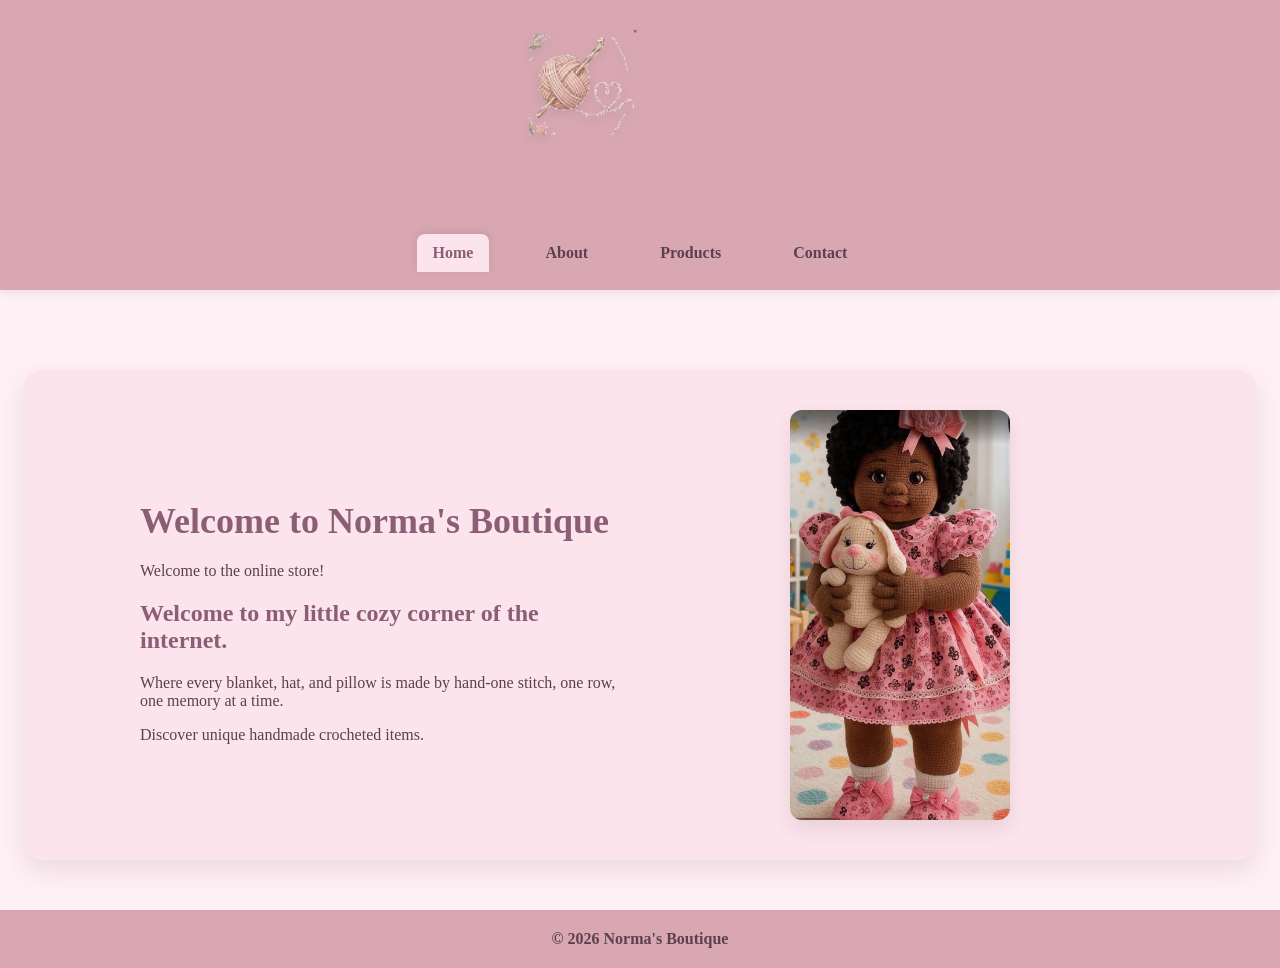
<file: Project -2-website/index.html>
<!DOCTYPE html>
<html lang="en">
<head>
    <meta charset="UTF-8">
    <meta name="viewport" content="width=device-width, initial-scale=1.0">
    <title>Norma's Boutique</title>
    <link rel="stylesheet" href="style.css">
</head>
<body>
    <header class="site-header">
        <a class="brand" href="index.html" aria-label="Norma's Boutique home">
            <img class="brand-logo" src="Images/original-yarn-hook.png" alt="Original yarn ball and crochet hook">
        </a>

        <nav aria-label="Main navigation">
            <a href="index.html" aria-current="page">Home</a>
            <a href="about.html">About</a>
            <a href="products.html">Products</a>
            <a href="contact.html">Contact</a>
        </nav>
    </header>
    <main>
        <section class="collection" aria-labelledby="collection-title">
            <div class="collection-content">
                <div class="collection-text">
                    <h1 id="collection-title">Welcome to Norma's Boutique</h1>
                    <p>Welcome to the online store!</p>
                    <h2>Welcome to my little cozy corner of the internet.</h2>
                    <p>Where every blanket, hat, and pillow is made
                     by hand-one stitch, one row, one memory at a time.</p>
                    <p>Discover unique handmade crocheted items.</p>
                </div>
                <div class="collection-image">
                    <div class="collection-visual" aria-label="Crocheted doll display">
                        <img class="doll-image" src="Images/Screenshot%202026-11-05%20210418.png" alt="Crocheted doll wearing a pink dress" width="200">
                    </div>
                </div>
            </div>
        </section>
    </main>
    <footer>© 2026 Norma's Boutique</footer>
</body>
</html>
</file>
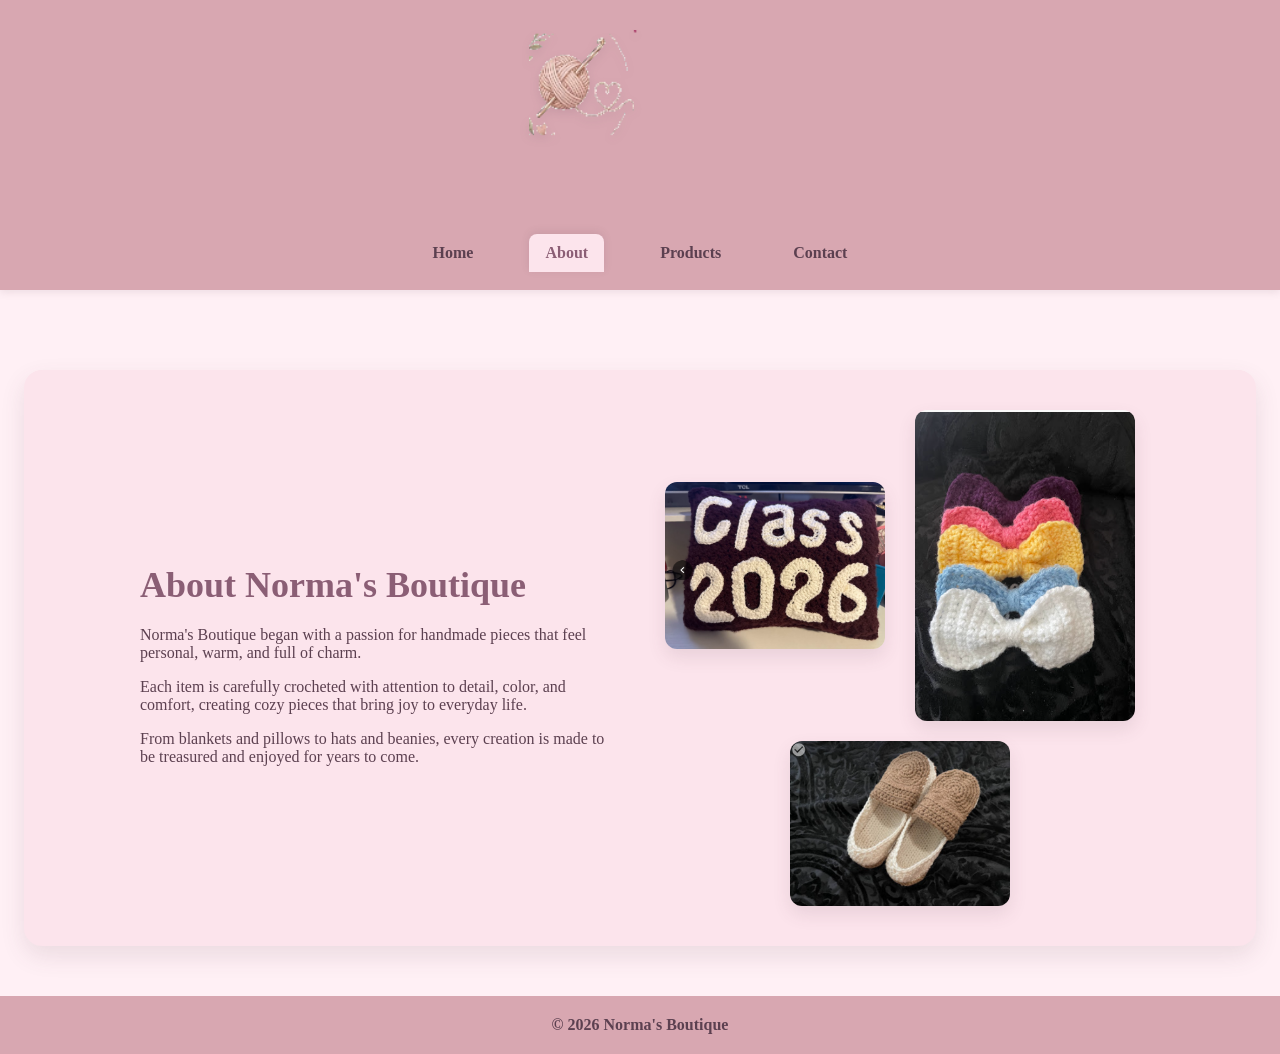
<file: Project -2-website/about.html>
<!DOCTYPE html>
<html lang="en">
<head>
    <meta charset="UTF-8">
    <meta name="viewport" content="width=device-width, initial-scale=1.0">
    <title>About | Norma's Boutique</title>
    <link rel="stylesheet" href="style.css">
</head>
<body>
    <header class="site-header">
        <a class="brand" href="index.html" aria-label="Norma's Boutique home">
            <img class="brand-logo" src="Images/original-yarn-hook.png" alt="Original yarn ball and crochet hook">
        </a>
        <nav aria-label="Main navigation">
            <a href="index.html">Home</a>
            <a href="about.html" aria-current="page">About</a>
            <a href="products.html">Products</a>
            <a href="contact.html">Contact</a>
        </nav>
    </header>

    <main>
        <section class="collection" aria-labelledby="about-title">
            <div class="collection-content">
                <div class="collection-text">
                    <h1 id="about-title">About Norma's Boutique</h1>
                    <p>Norma's Boutique began with a passion for handmade pieces that feel personal, warm, and full of charm.</p>
                    <p>Each item is carefully crocheted with attention to detail, color, and comfort, creating cozy pieces that bring joy to everyday life.</p>
                    <p>From blankets and pillows to hats and beanies, every creation is made to be treasured and enjoyed for years to come.</p>
                </div>
                <div class="collection-image about-image-gallery">
                    <img src="Screenshot%202026-11-19%20180536.png" alt="Handmade crochet pillow with 2026 lettering" width="220">
                    <img src="Screenshot%202026-11-19%20175803.png" alt="Colorful handmade crochet bows" width="220">
                    <img src="Screenshot%202026-11-19%20180022.png" alt="Handmade crochet house shoes" width="220">
                </div>
            </div>
        </section>
    </main>

    <footer>© 2026 Norma's Boutique</footer>
</body>
</html>
</file>
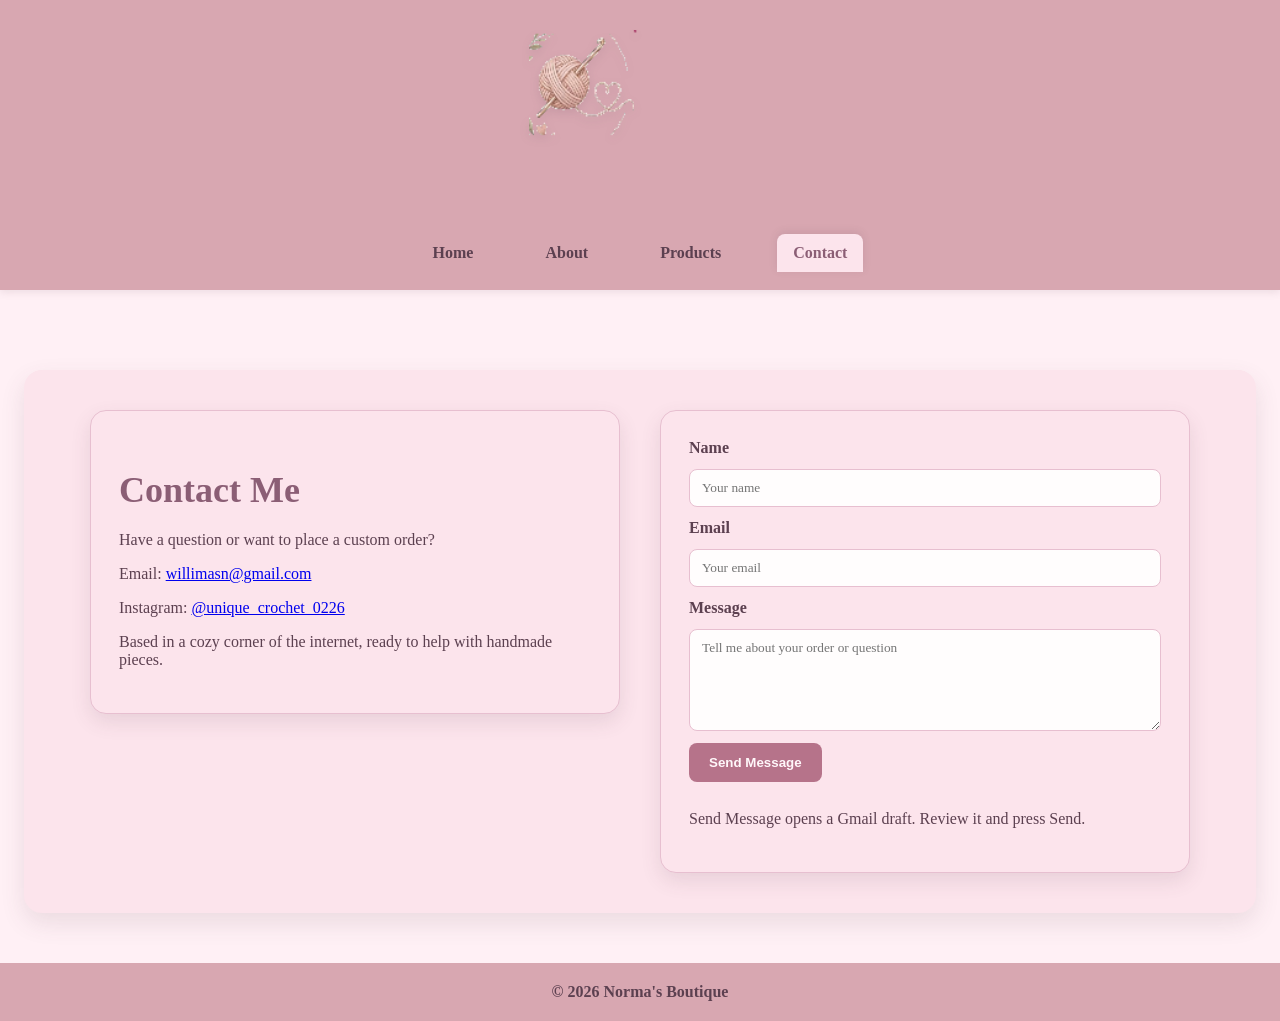
<file: Project -2-website/contact.html>
<!DOCTYPE html>
<html lang="en">
<head>
    <meta charset="UTF-8">
    <meta name="viewport" content="width=device-width, initial-scale=1.0">
    <title>Contact | Norma's Boutique</title>
    <link rel="stylesheet" href="style.css">
</head>
<body>
    <header class="site-header">
        <a class="brand" href="index.html" aria-label="Norma's Boutique home">
            <img class="brand-logo" src="Images/original-yarn-hook.png" alt="Original yarn ball and crochet hook">
        </a>
        <nav aria-label="Main navigation">
            <a href="index.html">Home</a>
            <a href="about.html">About</a>
            <a href="products.html">Products</a>
            <a href="contact.html" aria-current="page">Contact</a>
        </nav>
    </header>

    <main>
        <section class="collection" aria-labelledby="contact-title">
            <div class="contact-layout">
                <div class="contact-info">
                    <h1 id="contact-title">Contact Me</h1>
                    <p>Have a question or want to place a custom order?</p>
                    <p>Email: <a href="https://mail.google.com/mail/?view=cm&amp;fs=1&amp;to=willimasn%40gmail.com" target="_blank" rel="noopener noreferrer">willimasn@gmail.com</a></p>
                    <p>Instagram: <a href="https://www.instagram.com/unique_crochet_0226/" target="_blank" rel="noopener noreferrer">@unique_crochet_0226</a></p>
                    <p>Based in a cozy corner of the internet, ready to help with handmade pieces.</p>
                </div>

                <div class="contact-form">
                    <form id="contact-form">
                        <label for="name">Name</label>
                        <input type="text" id="name" name="name" placeholder="Your name" required>

                        <label for="email">Email</label>
                        <input type="email" id="email" name="email" placeholder="Your email" required>

                        <label for="message">Message</label>
                        <textarea id="message" name="message" rows="5" placeholder="Tell me about your order or question" required></textarea>

                        <button type="submit">Send Message</button>
                        <p id="form-status" aria-live="polite">Send Message opens a Gmail draft. Review it and press Send.</p>
                    </form>
                </div>
            </div>
        </section>
    </main>
    <footer>© 2026 Norma's Boutique</footer>
    <script src="script.js" defer></script>
</body>
</html>
</file>
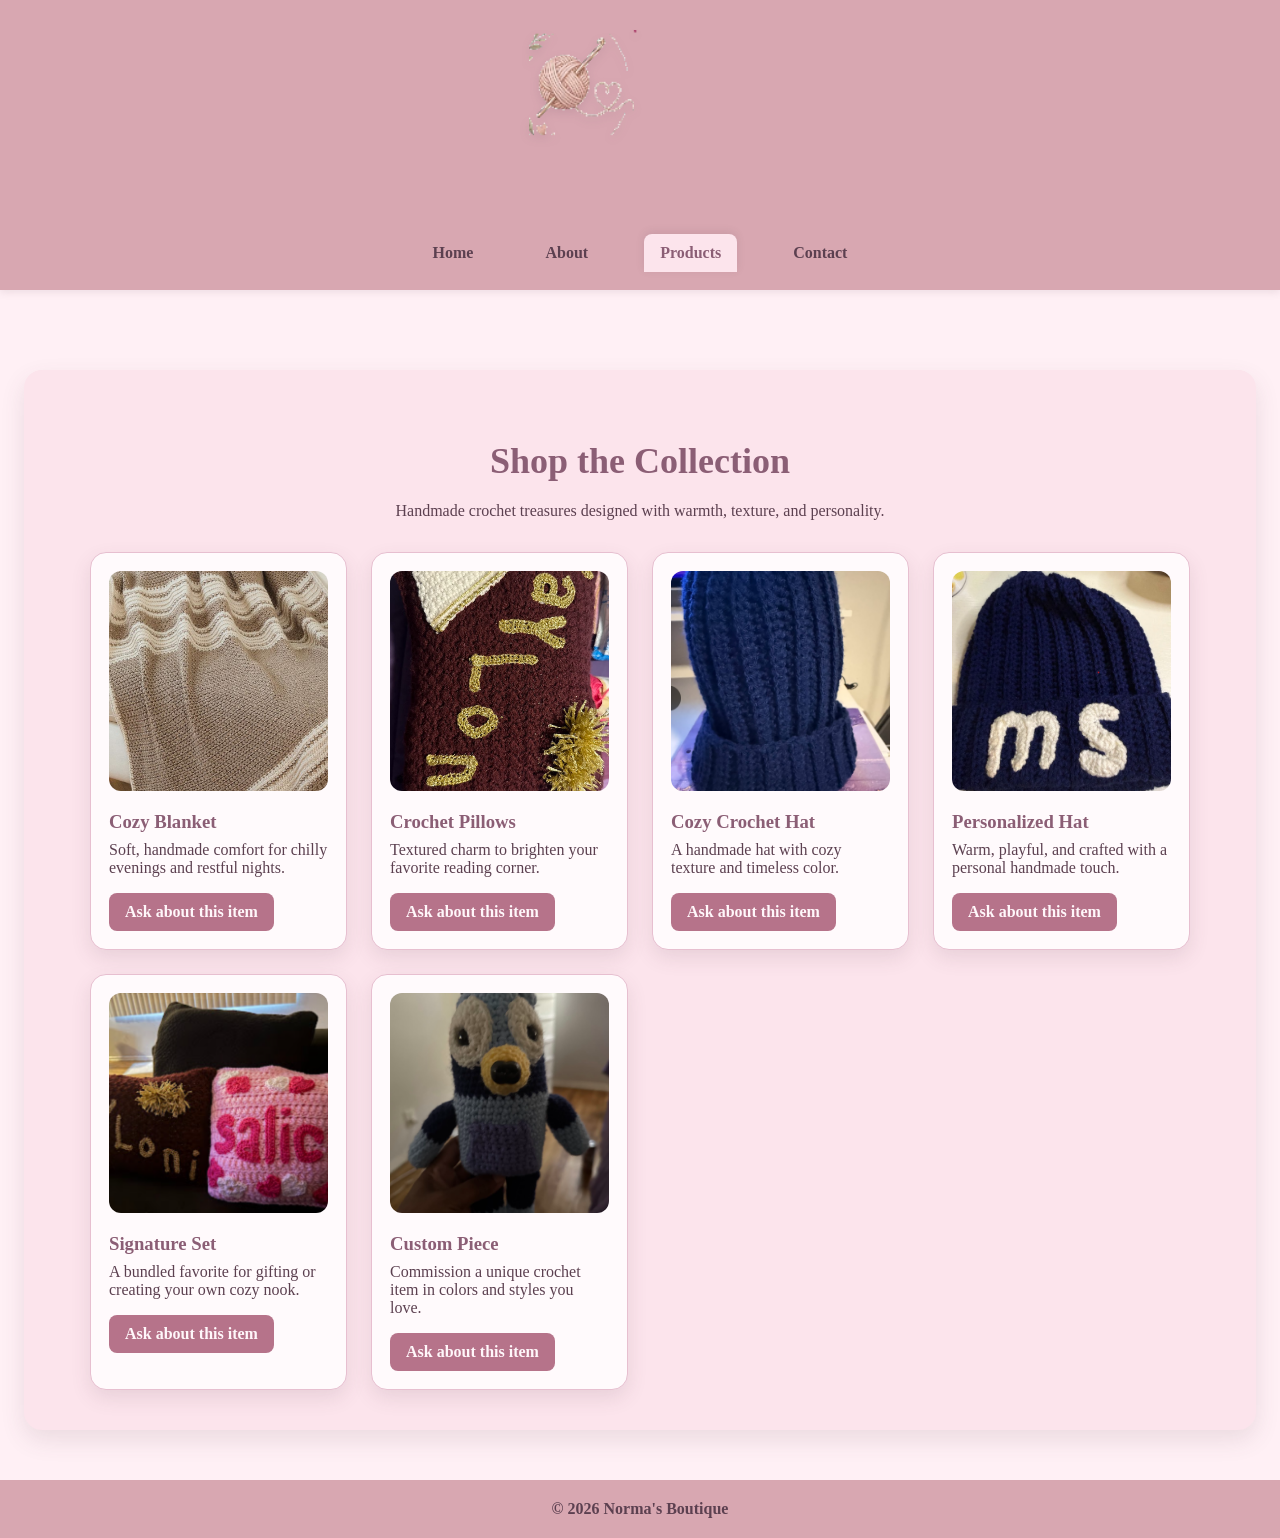
<file: Project -2-website/products.html>
<!DOCTYPE html>
<html lang="en">
<head>
    <meta charset="UTF-8">
    <meta name="viewport" content="width=device-width, initial-scale=1.0">
    <title>Products | Norma's Boutique</title>
    <link rel="stylesheet" href="style.css">
</head>
<body>
    <header class="site-header">
        <a class="brand" href="index.html" aria-label="Norma's Boutique home">
            <img class="brand-logo" src="Images/original-yarn-hook.png" alt="Original yarn ball and crochet hook">
        </a>
        <nav aria-label="Main navigation">
            <a href="index.html">Home</a>
            <a href="about.html">About</a>
            <a href="products.html" aria-current="page">Products</a>
            <a href="contact.html">Contact</a>
        </nav>
    </header>

    <main>
        <section class="collection" aria-labelledby="products-title">
            <div class="collection-text">
                <h1 id="products-title">Shop the Collection</h1>
                <p>Handmade crochet treasures designed with warmth, texture, and personality.</p>
            </div>

            <div class="products-grid">
                <article class="product-card">
                    <img src="Images/blanket .png" alt="Cozy crochet blanket">
                    <h3>Cozy Blanket</h3>
                    <p>Soft, handmade comfort for chilly evenings and restful nights.</p>
                    <a class="product-link" href="contact.html?product=Cozy%20Blanket">Ask about this item</a>
                </article>

                <article class="product-card">
                    <img src="Images/Screenshot 2026-11-04 215535.png" alt="Handmade crochet pillow">
                    <h3>Crochet Pillows</h3>
                    <p>Textured charm to brighten your favorite reading corner.</p>
                    <a class="product-link" href="contact.html?product=Crochet%20Pillows">Ask about this item</a>
                </article>

                <article class="product-card">
                    <img src="Images/Screenshot 2026-11-04 215357.png" alt="Handmade crochet hat">
                    <h3>Cozy Crochet Hat</h3>
                    <p>A handmade hat with cozy texture and timeless color.</p>
                    <a class="product-link" href="contact.html?product=Cozy%20Crochet%20Hat">Ask about this item</a>
                </article>

                <article class="product-card">
                    <img src="Images/Screenshot 2026-11-04 214944.png" alt="Personalized handmade crochet hat">
                    <h3>Personalized Hat</h3>
                    <p>Warm, playful, and crafted with a personal handmade touch.</p>
                    <a class="product-link" href="contact.html?product=Personalized%20Hat">Ask about this item</a>
                </article>

                <article class="product-card">
                    <img src="Images/Screenshot 2026-11-04 215631.png" alt="Crochet market display">
                    <h3>Signature Set</h3>
                    <p>A bundled favorite for gifting or creating your own cozy nook.</p>
                    <a class="product-link" href="contact.html?product=Signature%20Set">Ask about this item</a>
                </article>

                <article class="product-card">
                    <img src="Images/Screenshot 2026-11-04 234139.png" alt="Handmade crochet detail">
                    <h3>Custom Piece</h3>
                    <p>Commission a unique crochet item in colors and styles you love.</p>
                    <a class="product-link" href="contact.html?product=Custom%20Piece">Ask about this item</a>
                </article>
            </div>
        </section>
    </main>

    <footer>© 2026 Norma's Boutique</footer>
    <script src="script.js" defer></script>
</body>
</html>
</file>
<file: Project -2-website/style.css>
:root {
    --bg: #fff0f5;
    --nav: #d8a7b1;
    --nav-text: #5c4050;
    --section-bg: #fce4ec;
    --card-bg: #fffafc;
    --heading: #8b5e75;
    --accent: #c7778b;
    --border: #e7bfd0;
    --button: #b6738a;
    --button-text: #fff7fa;
    --shadow: rgba(92, 64, 80, 0.12);
}

* {
    box-sizing: border-box;
}

body {
    display: flex;
    flex-direction: column;
    min-height: 100vh;
    background-color: var(--bg);
    color: var(--nav-text);
    font-family: Georgia, serif;
    font-size: 16px;
    margin: 0;
    padding: 0;
}

.site-header {
    background-color: var(--nav);
    box-shadow: 0 2px 8px var(--shadow);
}

.brand {
    display: flex;
    align-items: center;
    justify-content: center;
    padding: 12px 18px;
    color: inherit;
    text-decoration: none;
}

.brand-logo {
    display: block;
    width: 260px;
    height: 210px;
    margin-inline: auto;
    object-fit: contain;
    transform: translateY(18px);
    filter: drop-shadow(0 4px 5px rgba(92, 64, 80, 0.12));
}

.brand:focus-visible {
    outline: 3px solid var(--heading);
    outline-offset: 4px;
    border-radius: 4px;
}

nav {
    background-color: var(--nav);
    padding: 0 20px 18px;
    text-align: center;
}

nav a {
    color: var(--nav-text);
    text-decoration: none;
    font-weight: bold;
    margin: 0 18px;
    display: inline-block;
    padding: 10px 16px;
    border-radius: 8px 8px 0 0;
    transition: background-color 0.2s ease, color 0.2s ease;
}

nav a:hover {
    background-color: rgba(255, 250, 252, 0.45);
}

nav a:focus-visible {
    outline: 3px solid var(--heading);
    outline-offset: 3px;
}

main {
    flex: 1;
    text-align: center;
    padding: 50px 24px;
}

.collection {
    background-color: var(--section-bg);
    padding: 40px;
    margin-top: 30px;
    border-radius: 18px;
    box-shadow: 0 10px 24px var(--shadow);
}

.collection-content {
    display: flex;
    align-items: center;
    gap: 40px;
    max-width: 1000px;
    margin: 0 auto;
    text-align: left;
}

.collection-text,
.collection-image {
    flex: 1;
}

.collection-visual {
    display: flex;
    align-items: center;
    justify-content: center;
    gap: 20px;
    flex-wrap: wrap;
}

.collection-image img {
    display: block;
    width: 100%;
    max-width: 220px;
    height: auto;
    margin: 0 auto;
    border-radius: 12px;
    box-shadow: 0 8px 18px var(--shadow);
}

.about-image-gallery {
    display: flex;
    align-items: center;
    justify-content: center;
    gap: 20px;
    flex-wrap: wrap;
}

.about-image-gallery img {
    width: calc(50% - 10px);
}

.doll-image {
    max-width: 200px;
}

h1 {
    color: var(--heading);
    font-size: 36px;
    margin-bottom: 20px;
}

h2 {
    color: var(--heading);
}

.products-grid {
    display: grid;
    grid-template-columns: repeat(auto-fit, minmax(220px, 1fr));
    gap: 24px;
    max-width: 1100px;
    margin: 32px auto 0;
}

.product-card {
    background: var(--card-bg);
    border: 1px solid var(--border);
    border-radius: 16px;
    padding: 18px;
    text-align: left;
    box-shadow: 0 8px 20px var(--shadow);
}

.product-card img {
    width: 100%;
    height: 220px;
    object-fit: cover;
    border-radius: 12px;
    margin-bottom: 16px;
}

.product-card h3 {
    margin: 0 0 8px;
    color: var(--heading);
}

.product-card p {
    margin: 0 0 16px;
    color: var(--nav-text);
}

.product-card .product-link {
    display: inline-block;
    background-color: var(--button);
    color: var(--button-text);
    border: none;
    border-radius: 8px;
    padding: 10px 16px;
    font-weight: bold;
    text-decoration: none;
    transition: background-color 0.2s ease, transform 0.2s ease;
}

.product-card .product-link:hover {
    background-color: var(--heading);
    transform: translateY(-1px);
}

.product-card .product-link:focus-visible {
    outline: 3px solid var(--heading);
    outline-offset: 3px;
}

.contact-layout {
    display: flex;
    align-items: flex-start;
    justify-content: center;
    gap: 40px;
    flex-wrap: wrap;
    text-align: left;
    max-width: 1100px;
    margin: 0 auto;
}

.contact-info,
.contact-form {
    flex: 1;
    min-width: 260px;
    background-color: #fce4ec;
    padding: 28px;
    border-radius: 16px;
    border: 1px solid var(--border);
    box-shadow: 0 8px 20px var(--shadow);
}

.contact-form form {
    display: flex;
    flex-direction: column;
    gap: 12px;
}

.contact-form label {
    font-weight: bold;
    color: var(--nav-text);
}

.contact-form input,
.contact-form textarea {
    width: 100%;
    padding: 10px 12px;
    border: 1px solid var(--border);
    border-radius: 8px;
    font-family: Georgia, serif;
    box-sizing: border-box;
    background: #fffdfd;
}

.contact-form button {
    align-self: flex-start;
    background-color: var(--button);
    color: var(--button-text);
    border: none;
    border-radius: 8px;
    padding: 12px 20px;
    font-weight: bold;
    cursor: pointer;
    transition: transform 0.2s ease;
}

.contact-form button:hover {
    transform: translateY(-1px);
}

@media (max-width: 700px) {
    .collection-content,
    .contact-layout {
        flex-direction: column;
        text-align: center;
    }

    .collection {
        padding: 24px;
    }

    main {
        padding: 24px;
    }

    nav a {
        display: inline-block;
        margin: 8px 10px;
    }
}

footer {
    background-color: var(--nav);
    color: var(--nav-text);
    text-align: center;
    padding: 20px;
    font-weight: bold;
}

nav a[aria-current="page"] {
    background-color: var(--section-bg);
    color: var(--heading);
    box-shadow: 0 -2px 8px var(--shadow);
}
a:active,
button:active {
    outline: 2px solid currentColor;
    outline-offset: 3px;
}
</file>
